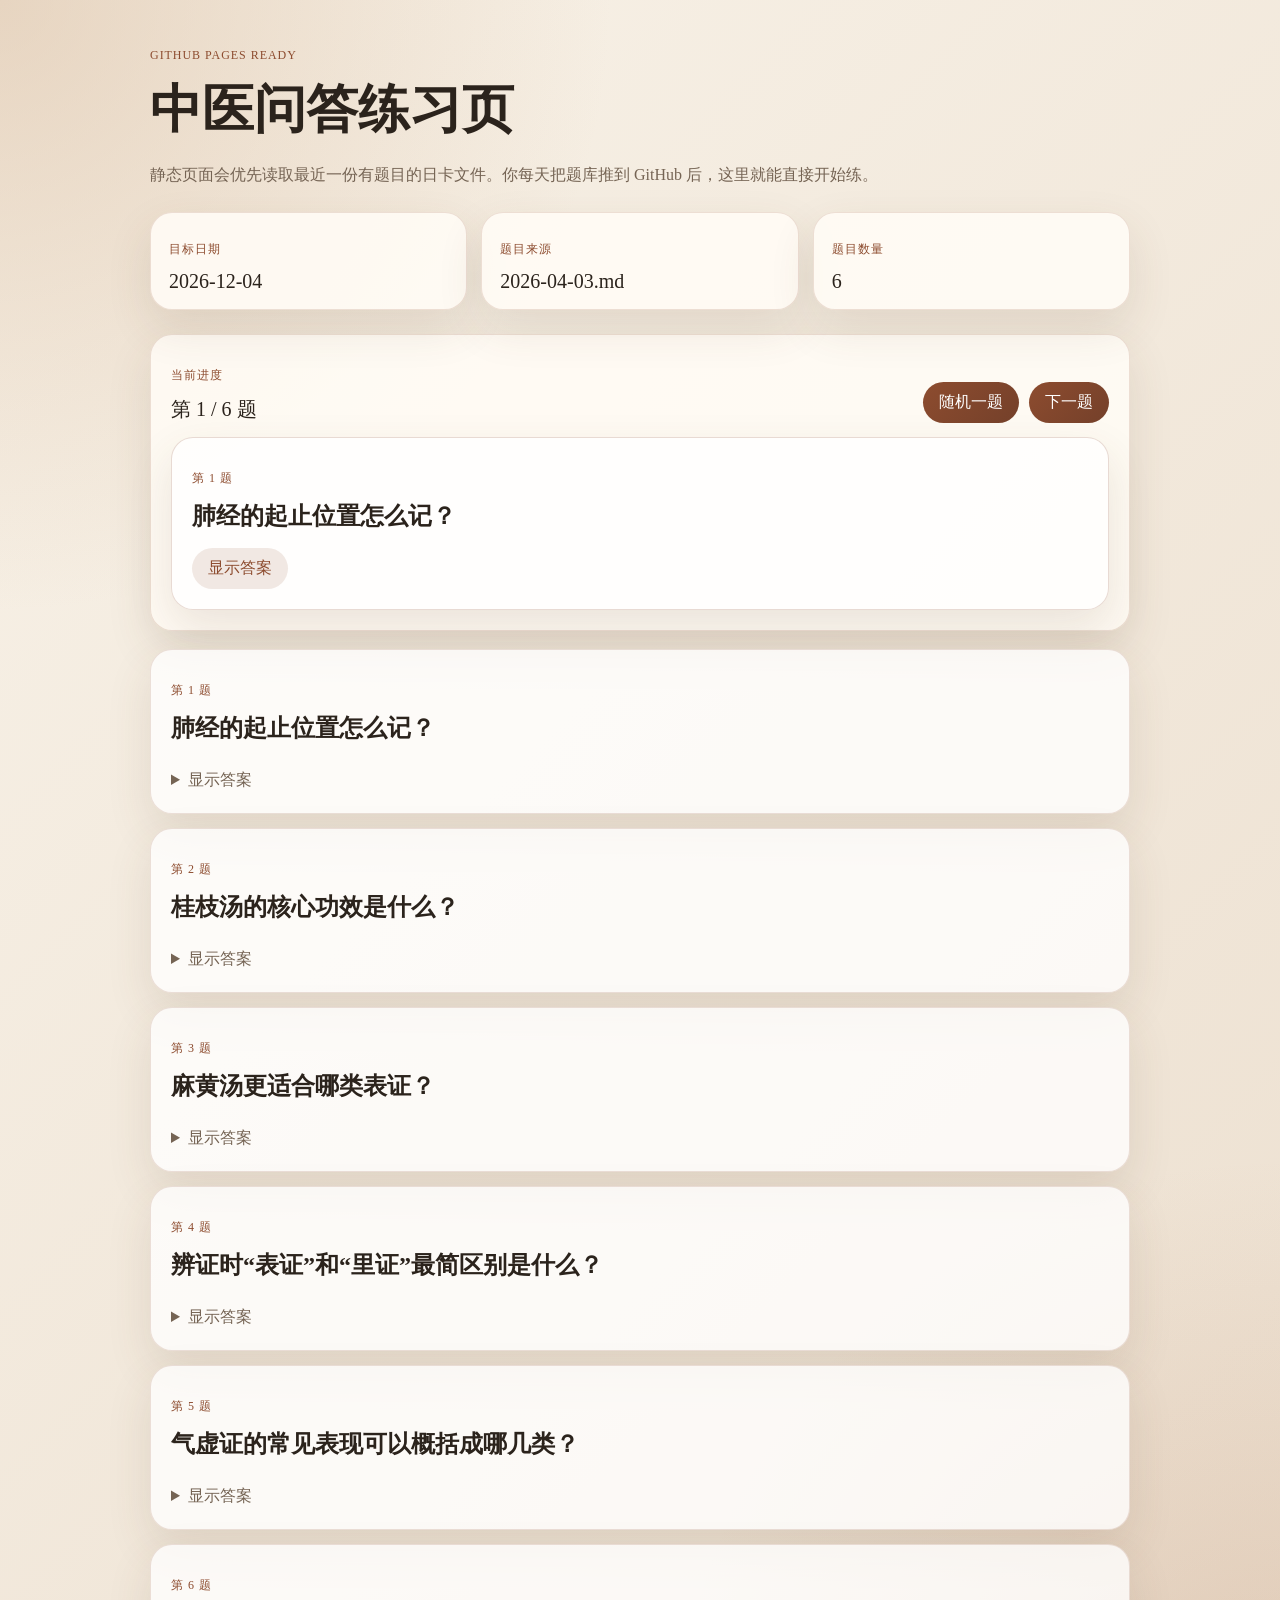
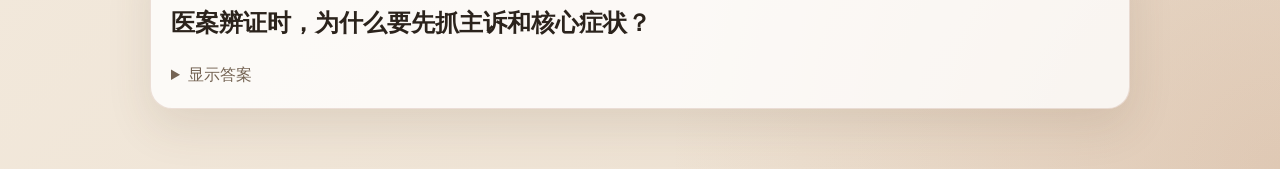
<file: index.html>
<!DOCTYPE html>
<html lang="zh-CN">
<head>
    <meta charset="UTF-8">
    <meta name="viewport" content="width=device-width, initial-scale=1.0">
    <title>中医问答练习</title>
    <link rel="stylesheet" href="./static/styles.css">
</head>
<body>
    <main class="page-shell">
        <section class="hero">
            <p class="eyebrow">GitHub Pages Ready</p>
            <h1>中医问答练习页</h1>
            <p class="lede">静态页面会优先读取最近一份有题目的日卡文件。你每天把题库推到 GitHub 后，这里就能直接开始练。</p>
        </section>

        <section class="toolbar">
            <div>
                <p class="meta-label">目标日期</p>
                <p class="meta-value" id="review-date">加载中</p>
            </div>
            <div>
                <p class="meta-label">题目来源</p>
                <p class="meta-value" id="source-file">加载中</p>
            </div>
            <div>
                <p class="meta-label">题目数量</p>
                <p class="meta-value" id="card-count">0</p>
            </div>
        </section>

        <section id="practice-panel" class="practice-panel" hidden>
            <div class="practice-header">
                <div>
                    <p class="meta-label">当前进度</p>
                    <p class="meta-value" id="current-position">第 1 题</p>
                </div>
                <div class="practice-actions">
                    <button type="button" id="random-btn">随机一题</button>
                    <button type="button" id="next-btn">下一题</button>
                </div>
            </div>

            <article class="flashcard flashcard-focus">
                <p class="card-index" id="current-card-index">第 1 题</p>
                <h2 id="current-question">加载中</h2>
                <button type="button" id="toggle-answer-btn" class="secondary-button">显示答案</button>

                <section id="answer-panel" class="answer-panel" hidden>
                    <p><strong>答案：</strong><span id="current-answer"></span></p>
                    <p><strong>关键词：</strong><span id="current-keywords"></span></p>
                    <p><strong>复习提示：</strong><span id="current-hint"></span></p>
                </section>
            </article>
        </section>

        <section id="card-list" class="card-list" hidden></section>

        <section id="empty-state" class="empty-state" hidden>
            <h2>还没有可练习的题目</h2>
            <p id="empty-message"></p>
            <p>下一步：先在 Copilot Chat 里执行 <code>/生成中医问答题</code>，然后运行发布脚本把题库推到 GitHub。</p>
        </section>
    </main>

    <script src="./static/app.js"></script>
</body>
</html>
</file>
<file: static/styles.css>
:root {
    --bg: #f5efe4;
    --panel: rgba(255, 251, 245, 0.92);
    --card: rgba(255, 255, 255, 0.78);
    --text: #2b231c;
    --muted: #756454;
    --accent: #8d4c2f;
    --border: rgba(141, 76, 47, 0.16);
    --shadow: 0 18px 45px rgba(92, 63, 42, 0.12);
    font-family: "Noto Serif SC", "Source Han Serif SC", "Microsoft YaHei UI", serif;
}

* {
    box-sizing: border-box;
}

body {
    margin: 0;
    color: var(--text);
    min-height: 100vh;
    background:
        radial-gradient(circle at top left, rgba(214, 184, 154, 0.5), transparent 28%),
        radial-gradient(circle at bottom right, rgba(176, 120, 84, 0.22), transparent 28%),
        linear-gradient(135deg, #f8f2e8, #ecdfcf);
}

.page-shell {
    width: min(980px, calc(100% - 32px));
    margin: 0 auto;
    padding: 36px 0 60px;
}

.hero h1 {
    margin: 0;
    font-size: clamp(32px, 6vw, 52px);
}

.eyebrow,
.meta-label,
.card-index {
    color: var(--accent);
    letter-spacing: 0.08em;
    text-transform: uppercase;
    font-size: 12px;
}

.lede,
.empty-state p,
details p,
summary {
    color: var(--muted);
    line-height: 1.7;
}

.toolbar {
    display: grid;
    grid-template-columns: repeat(3, minmax(0, 1fr));
    gap: 14px;
    margin: 24px 0;
}

.toolbar > div,
.practice-panel,
.flashcard,
.empty-state {
    background: var(--panel);
    border: 1px solid var(--border);
    border-radius: 22px;
    box-shadow: var(--shadow);
}

.toolbar > div {
    padding: 16px 18px;
}

.meta-value {
    margin: 8px 0 0;
    font-size: 20px;
}

.card-list {
    display: grid;
    gap: 14px;
    margin-top: 18px;
}

.practice-panel {
    padding: 20px;
    margin-bottom: 18px;
}

.practice-header {
    display: flex;
    justify-content: space-between;
    gap: 16px;
    align-items: end;
    margin-bottom: 14px;
}

.practice-actions {
    display: flex;
    gap: 10px;
    flex-wrap: wrap;
}

.flashcard {
    padding: 20px;
    background: var(--card);
}

.flashcard-focus {
    border: 1px solid rgba(141, 76, 47, 0.2);
}

.flashcard h2 {
    margin: 8px 0 14px;
    font-size: 24px;
    line-height: 1.45;
}

button {
    appearance: none;
    border: 0;
    background: linear-gradient(135deg, #8d4c2f, #74402a);
    color: #fff;
    border-radius: 999px;
    padding: 10px 16px;
    cursor: pointer;
    font: inherit;
}

.secondary-button {
    background: rgba(141, 76, 47, 0.12);
    color: var(--accent);
}

.answer-panel {
    margin-top: 16px;
    padding-top: 14px;
    border-top: 1px solid var(--border);
}

details {
    padding-top: 6px;
}

summary {
    cursor: pointer;
}

.empty-state {
    padding: 26px;
    text-align: center;
}

code {
    padding: 2px 6px;
    border-radius: 999px;
    background: rgba(141, 76, 47, 0.12);
    color: var(--accent);
}

@media (max-width: 760px) {
    .toolbar {
        grid-template-columns: 1fr;
    }

    .practice-header {
        flex-direction: column;
        align-items: stretch;
    }
}
</file>
